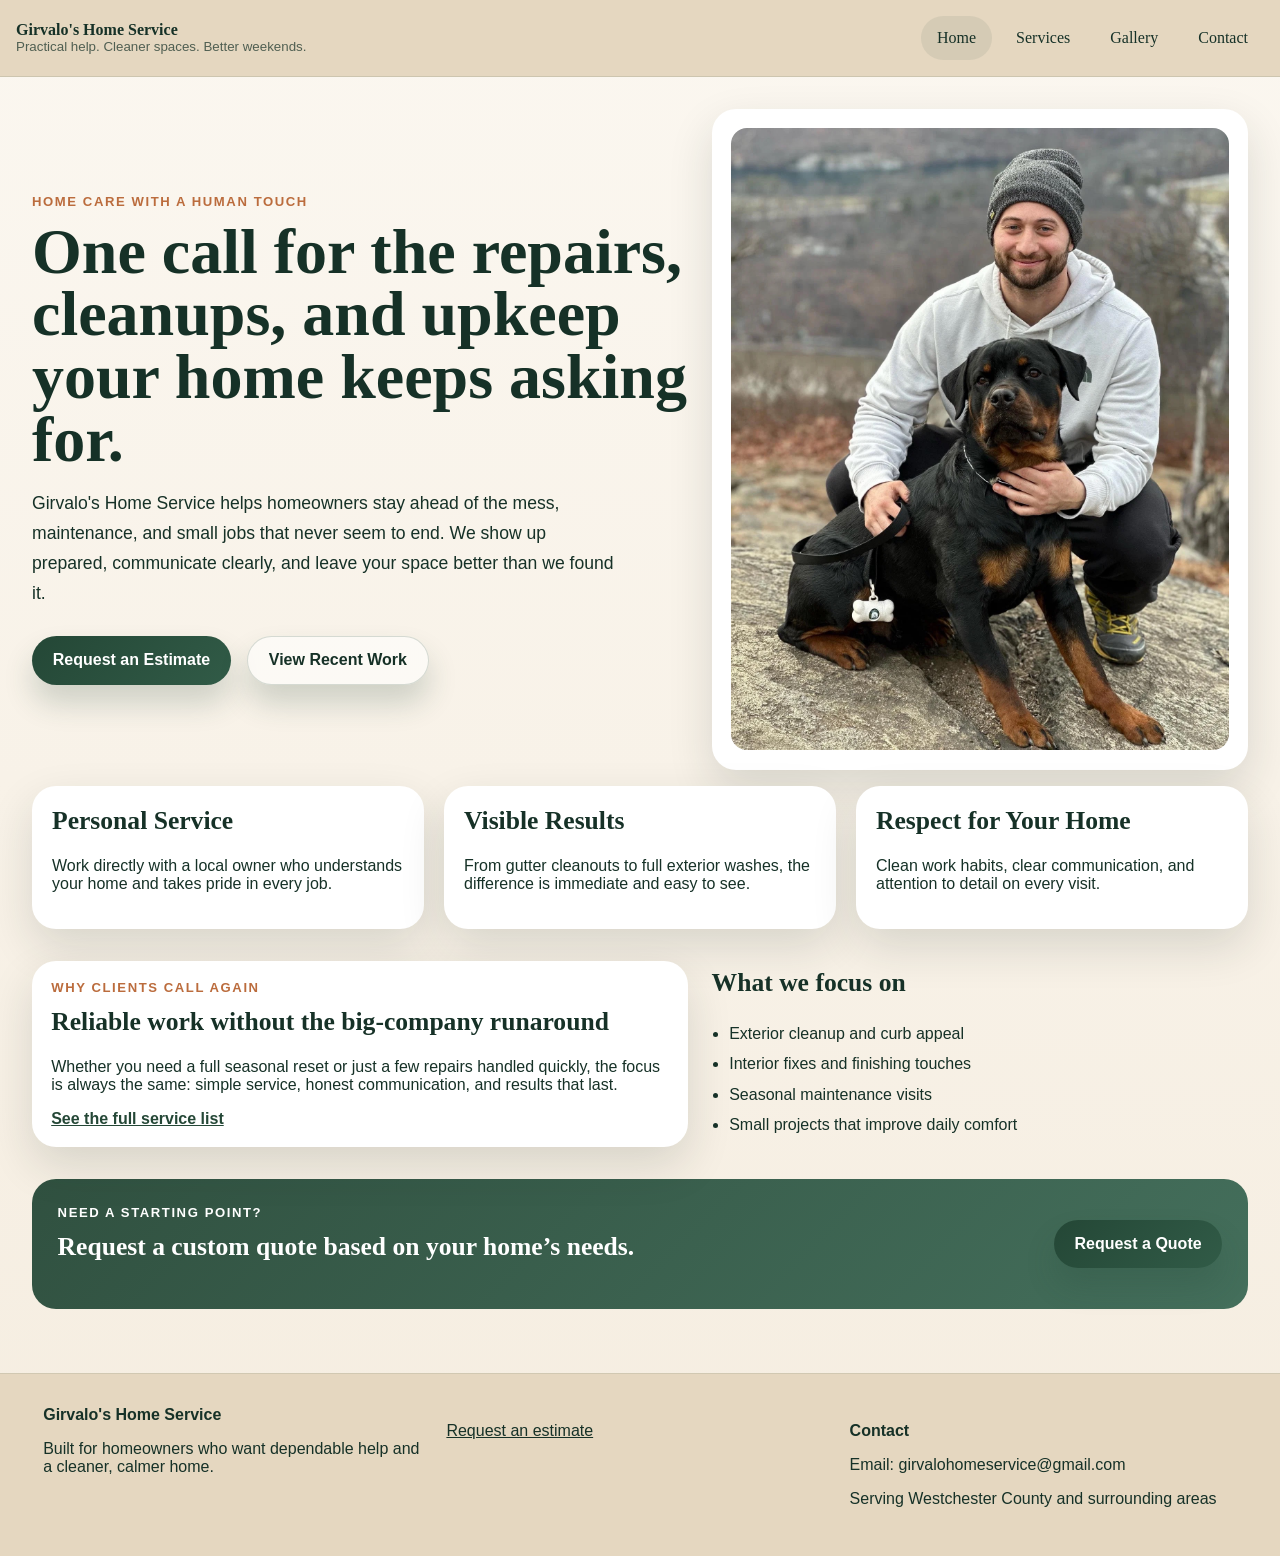
<file: index.html>
<!DOCTYPE html>
<html lang="en">
  <head>
    <meta charset="UTF-8" />
    <meta name="viewport" content="width=device-width, initial-scale=1.0" />
    <title>Girvalo's Home Service | Reliable Help for Busy Homeowners</title>
    <link rel="stylesheet" href="css/main.css" />
    <link rel="stylesheet" href="css/nav.css" />
    <link rel="stylesheet" href="css/styles.css" />

    <script defer src="js/nav.js"></script>
  </head>
  <body>
    <header class="site-header">
      <div class="nav-shell">
        <a class="brand" href="index.html">
          <span>
            <strong>Girvalo's Home Service</strong>
            <small>Practical help. Cleaner spaces. Better weekends.</small>
          </span>
        </a>

        <!-- Hamburger Button -->
        <button
          class="menu-toggle"
          type="button"
          aria-expanded="false"
          aria-controls="site-nav"
          aria-label="Toggle navigation"
        >
          ☰
        </button>

        <!-- Navigation -->
        <nav id="site-nav" class="site-nav" aria-label="Main navigation">
          <a class="active" href="index.html">Home</a>
          <a href="services.html">Services</a>
          <a href="gallery.html">Gallery</a>
          <a href="contact.html">Contact</a>
        </nav>
      </div>
    </header>

    <main>
      <section class="hero">
        <div class="hero-grid">
          <div>
            <p class="eyebrow">Home care with a human touch</p>
            <h1>
              One call for the repairs, cleanups, and upkeep your home keeps
              asking for.
            </h1>
            <p class="lead">
              Girvalo's Home Service helps homeowners stay ahead of the mess,
              maintenance, and small jobs that never seem to end. We show up
              prepared, communicate clearly, and leave your space better than we
              found it.
            </p>
            <div class="cta-row">
              <a class="button" href="contact.html">Request an Estimate</a>
              <a class="button button-alternate" href="gallery.html">
                View Recent Work
              </a>
            </div>
          </div>

          <div class="hero-art card photo-frame">
            <img
              src="images/girvalo.jpeg"
              alt="Owner of Girvalo's Home Service with his dog"
            />
          </div>
        </div>
      </section>

      <section class="feature-strip">
        <article class="info-card">
          <h2>Personal Service</h2>
          <p>
            Work directly with a local owner who understands your home and takes
            pride in every job.
          </p>
        </article>

        <article class="info-card">
          <h2>Visible Results</h2>
          <p>
            From gutter cleanouts to full exterior washes, the difference is
            immediate and easy to see.
          </p>
        </article>

        <article class="info-card">
          <h2>Respect for Your Home</h2>
          <p>
            Clean work habits, clear communication, and attention to detail on
            every visit.
          </p>
        </article>
      </section>

      <section class="split-section">
        <div class="card accent-card">
          <p class="eyebrow">Why clients call again</p>
          <h2>Reliable work without the big-company runaround</h2>
          <p>
            Whether you need a full seasonal reset or just a few repairs handled
            quickly, the focus is always the same: simple service, honest
            communication, and results that last.
          </p>
          <a class="text-link" href="services.html">
            See the full service list
          </a>
        </div>

        <div class="checklist">
          <h2>What we focus on</h2>
          <ul>
            <li>Exterior cleanup and curb appeal</li>
            <li>Interior fixes and finishing touches</li>
            <li>Seasonal maintenance visits</li>
            <li>Small projects that improve daily comfort</li>
          </ul>
        </div>
      </section>

      <section class="banner">
        <div>
          <p class="eyebrow">Need a starting point?</p>
          <h2>
            Request a custom quote based on your home’s needs.
          </h2>
        </div>
        <a class="button" href="contact.html">Request a Quote</a>
      </section>
    </main>

    <footer class="site-footer">
      <div class="footer-grid">
        <div>
          <strong>Girvalo's Home Service</strong>
          <p>
            Built for homeowners who want dependable help and a cleaner, calmer
            home.
          </p>
        </div>

        <div>
          <p><a href="contact.html">Request an estimate</a></p>
        </div>

        <div>
          <p><strong>Contact</strong></p>
          <p>Email: girvalohomeservice@gmail.com</p>
          <p>Serving Westchester County and surrounding areas</p>
        </div>
      </div>
    </footer>
  </body>
</html>
</file>
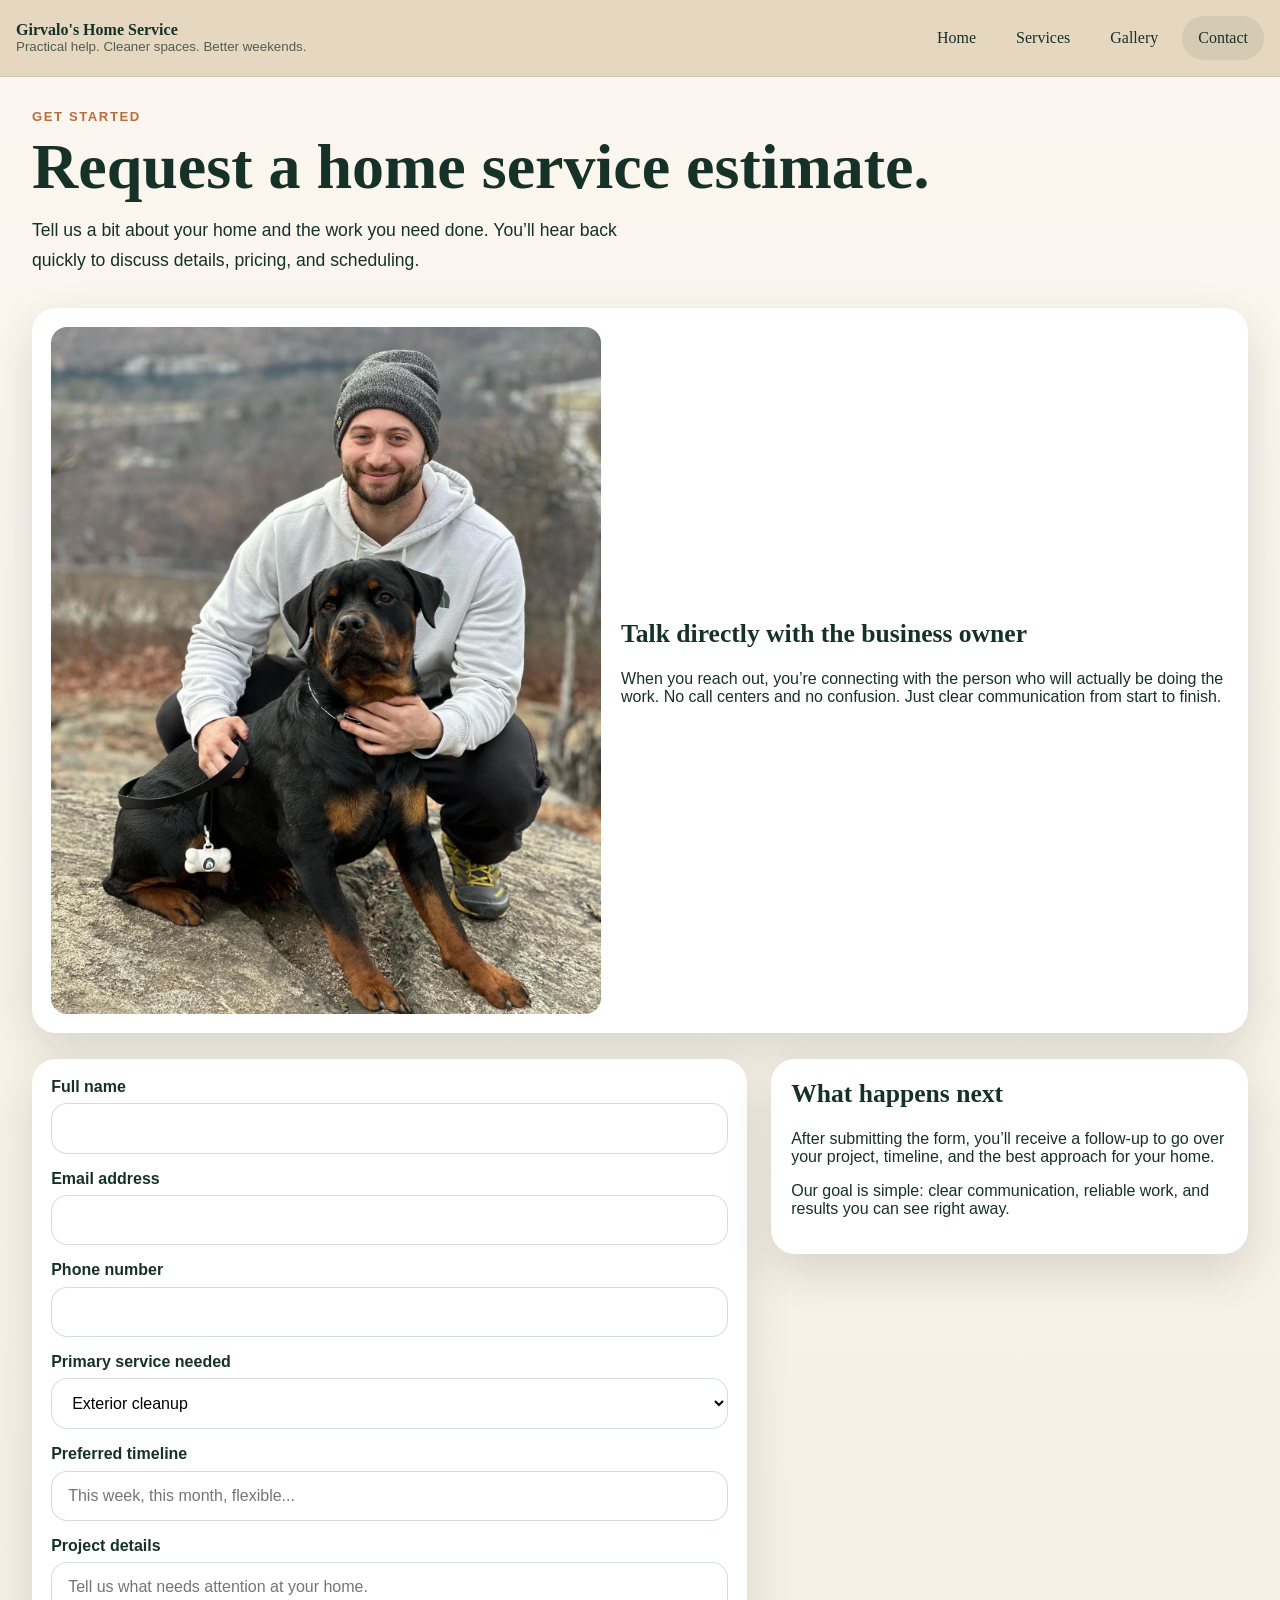
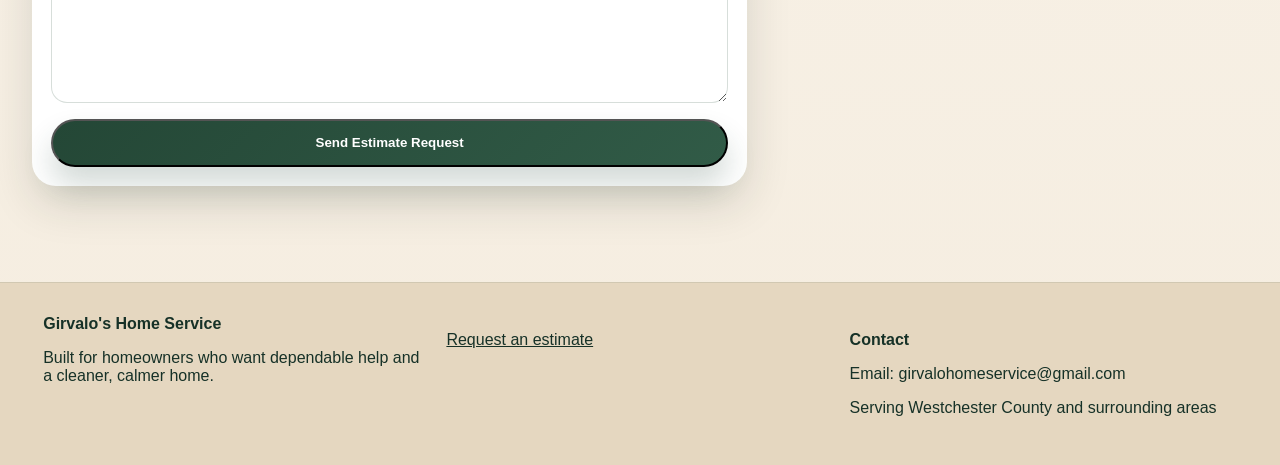
<file: contact.html>
<!DOCTYPE html>
<html lang="en">
  <head>
    <meta charset="UTF-8" />
    <meta name="viewport" content="width=device-width, initial-scale=1.0" />
    <title>Contact | Girvalo's Home Service</title>

    <link rel="stylesheet" href="css/main.css" />
    <link rel="stylesheet" href="css/nav.css" />
    <link rel="stylesheet" href="css/styles.css" />

    <script defer src="js/nav.js"></script>
  </head>
  <body>
    <header class="site-header">
      <div class="nav-shell">
        <a class="brand" href="index.html">
          <span>
            <strong>Girvalo's Home Service</strong>
            <small>Practical help. Cleaner spaces. Better weekends.</small>
          </span>
        </a>

        <!-- Hamburger Button -->
        <button
          class="menu-toggle"
          type="button"
          aria-expanded="false"
          aria-controls="site-nav"
          aria-label="Toggle navigation"
        >
          ☰
        </button>

        <!-- Navigation -->
        <nav id="site-nav" class="site-nav" aria-label="Main navigation">
          <a href="index.html">Home</a>
          <a href="services.html">Services</a>
          <a href="gallery.html">Gallery</a>
          <a class="active" href="contact.html">Contact</a>
        </nav>
      </div>
    </header>

    <main class="">
      <section class="page-intro">
        <p class="eyebrow">Get started</p>
        <h1>Request a home service estimate.</h1>
        <p class="lead">
          Tell us a bit about your home and the work you need done. You’ll hear
          back quickly to discuss details, pricing, and scheduling.
        </p>
      </section>

      <section class="photo-banner card">
        <img src="images/girvalo.jpeg" alt="Owner of Girvalo's Home Service" />
        <div>
          <h2>Talk directly with the business owner</h2>
          <p>
            When you reach out, you’re connecting with the person who will
            actually be doing the work. No call centers and no confusion. Just
            clear communication from start to finish.
          </p>
        </div>
      </section>

      <section class="contact-layout">
        <form class="estimate-form card" action="thank-you.html" method="get">
          <div class="form-row">
            <label for="name">Full name</label>
            <input id="name" name="name" type="text" required />
          </div>

          <div class="form-row">
            <label for="email">Email address</label>
            <input id="email" name="email" type="email" required />
          </div>

          <div class="form-row">
            <label for="phone">Phone number</label>
            <input id="phone" name="phone" type="tel" />
          </div>

          <div class="form-row">
            <label for="service">Primary service needed</label>
            <select id="service" name="service">
              <option>Exterior cleanup</option>
              <option>Pressure washing</option>
              <option>Painting touch-ups</option>
              <option>Small repairs</option>
              <option>Seasonal maintenance</option>
              <option>Custom project</option>
            </select>
          </div>

          <div class="form-row">
            <label for="timeline">Preferred timeline</label>
            <input
              id="timeline"
              name="timeline"
              type="text"
              placeholder="This week, this month, flexible..."
            />
          </div>

          <div class="form-row">
            <label for="details">Project details</label>
            <textarea
              id="details"
              name="details"
              rows="6"
              placeholder="Tell us what needs attention at your home."
            ></textarea>
          </div>

          <button class="button" type="submit">Send Estimate Request</button>
        </form>

        <aside class="info-card contact-side">
          <h2>What happens next</h2>
          <p>
            After submitting the form, you’ll receive a follow-up to go over
            your project, timeline, and the best approach for your home.
          </p>
          <p>
            Our goal is simple: clear communication, reliable work, and results
            you can see right away.
          </p>
        </aside>
      </section>
    </main>

    <footer class="site-footer">
      <div class="footer-grid">
        <div>
          <strong>Girvalo's Home Service</strong>
          <p>
            Built for homeowners who want dependable help and a cleaner, calmer
            home.
          </p>
        </div>

        <div>
          <p><a href="contact.html">Request an estimate</a></p>
        </div>

        <div>
          <p><strong>Contact</strong></p>
          <p>Email: girvalohomeservice@gmail.com</p>
          <p>Serving Westchester County and surrounding areas</p>
        </div>
      </div>
    </footer>
  </body>
</html>
</file>
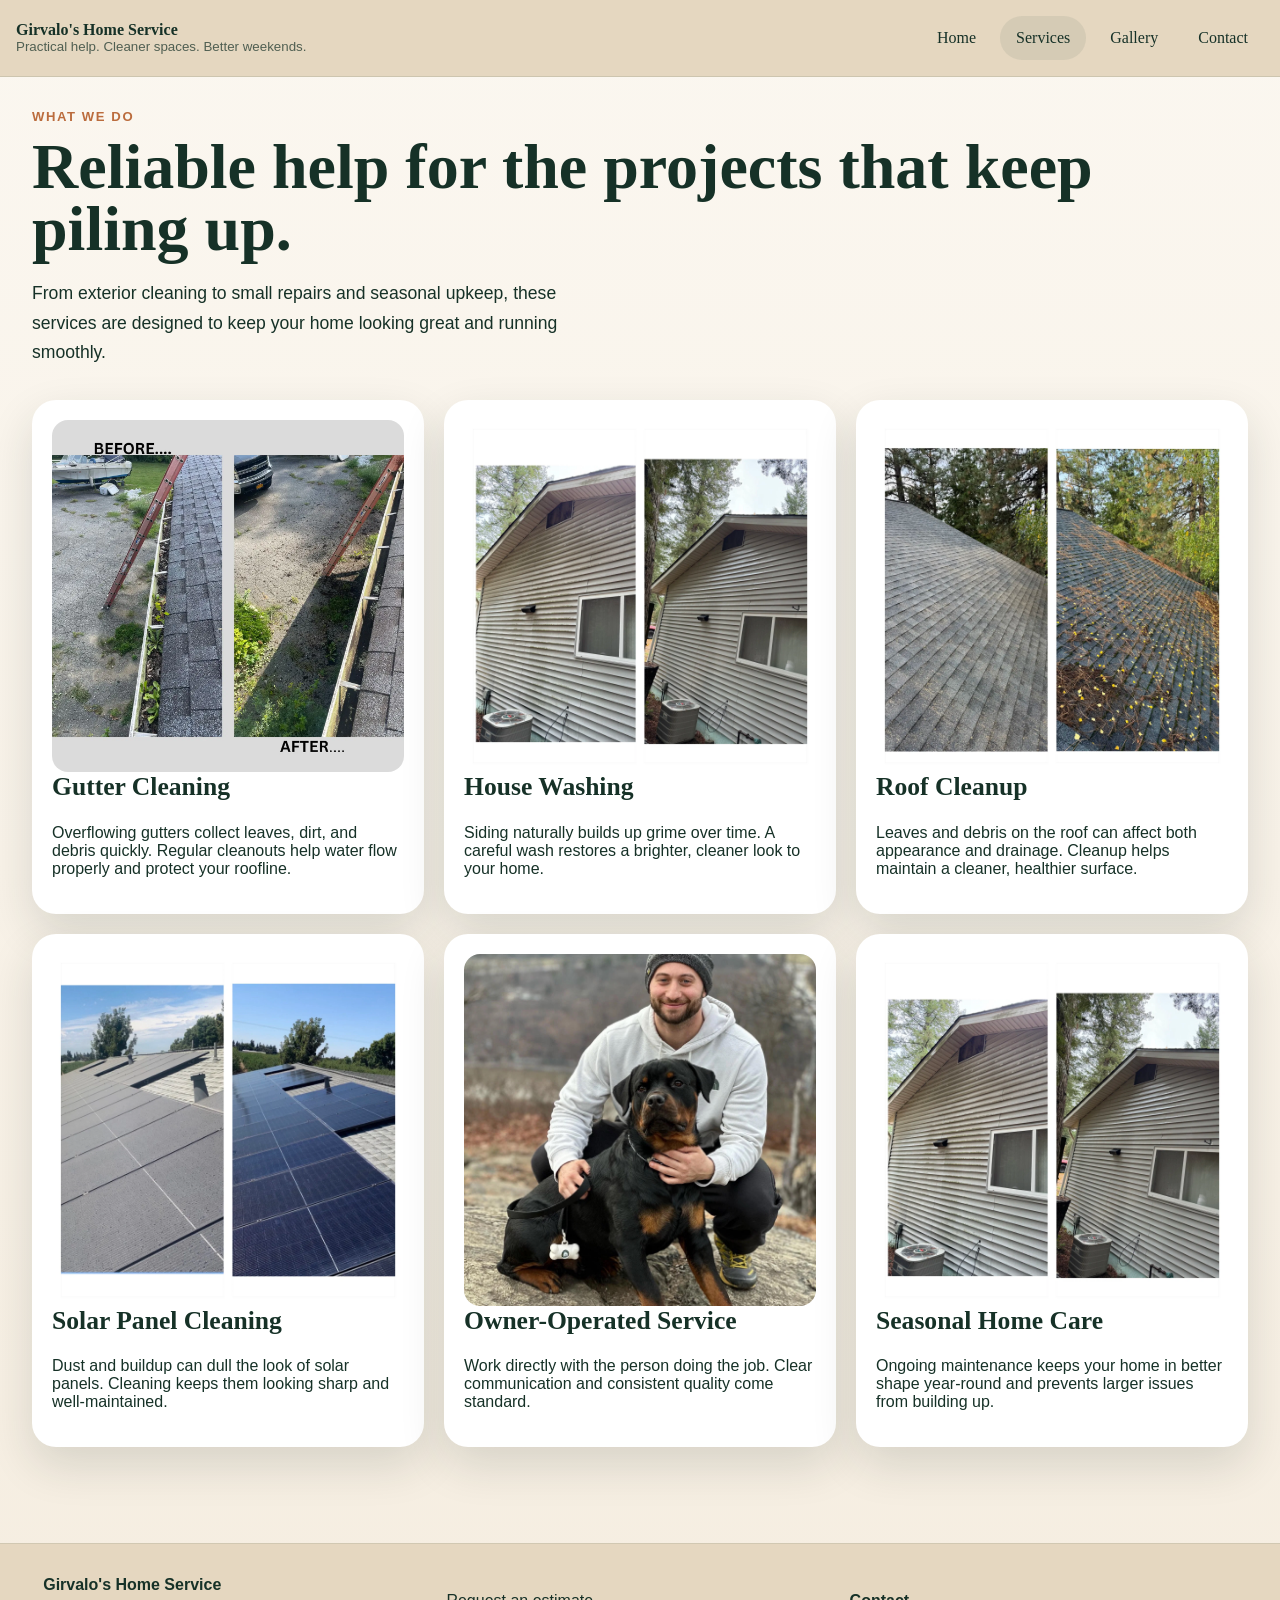
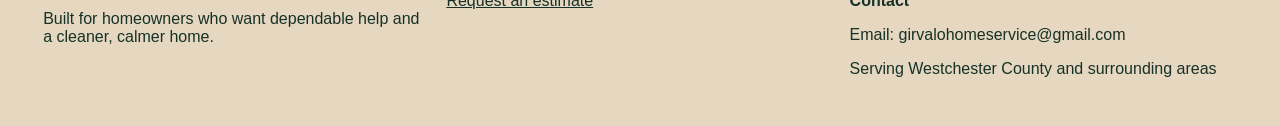
<file: services.html>
<!DOCTYPE html>
<html lang="en">
  <head>
    <meta charset="UTF-8" />
    <meta name="viewport" content="width=device-width, initial-scale=1.0" />
    <title>Services | Girvalo's Home Service</title>

    <link rel="stylesheet" href="css/main.css" />
    <link rel="stylesheet" href="css/nav.css" />
    <link rel="stylesheet" href="css/styles.css" />

    <script defer src="js/nav.js"></script>
  </head>
  <body>
    <header class="site-header">
      <div class="nav-shell">
        <a class="brand" href="index.html">
          <span>
            <strong>Girvalo's Home Service</strong>
            <small>Practical help. Cleaner spaces. Better weekends.</small>
          </span>
        </a>

        <!-- Hamburger Button -->
        <button
          class="menu-toggle"
          type="button"
          aria-expanded="false"
          aria-controls="site-nav"
          aria-label="Toggle navigation"
        >
          ☰
        </button>

        <!-- Navigation -->
        <nav id="site-nav" class="site-nav" aria-label="Main navigation">
          <a href="index.html">Home</a>
          <a class="active" href="services.html">Services</a>
          <a href="gallery.html">Gallery</a>
          <a href="contact.html">Contact</a>
        </nav>
      </div>
    </header>

    <main class="">
      <section class="page-intro">
        <p class="eyebrow">What we do</p>
        <h1>Reliable help for the projects that keep piling up.</h1>
        <p class="lead">
          From exterior cleaning to small repairs and seasonal upkeep, these
          services are designed to keep your home looking great and running
          smoothly.
        </p>
      </section>

      <section class="service-grid">
        <article class="service-card">
          <img
            src="images/gutter.jpeg"
            alt="Before and after gutter cleaning photo"
          />
          <h2>Gutter Cleaning</h2>
          <p>
            Overflowing gutters collect leaves, dirt, and debris quickly.
            Regular cleanouts help water flow properly and protect your
            roofline.
          </p>
        </article>

        <article class="service-card">
          <img
            src="images/house_washing.jpeg"
            alt="Before and after house washing photo"
          />
          <h2>House Washing</h2>
          <p>
            Siding naturally builds up grime over time. A careful wash restores
            a brighter, cleaner look to your home.
          </p>
        </article>

        <article class="service-card">
          <img
            src="images/roof.jpeg"
            alt="Before and after roof cleanup photo"
          />
          <h2>Roof Cleanup</h2>
          <p>
            Leaves and debris on the roof can affect both appearance and
            drainage. Cleanup helps maintain a cleaner, healthier surface.
          </p>
        </article>

        <article class="service-card">
          <img
            src="images/solar.jpeg"
            alt="Before and after solar panel cleaning photo"
          />
          <h2>Solar Panel Cleaning</h2>
          <p>
            Dust and buildup can dull the look of solar panels. Cleaning keeps
            them looking sharp and well-maintained.
          </p>
        </article>

        <article class="service-card">
          <img
            src="images/girvalo.jpeg"
            alt="Owner of Girvalo's Home Service"
          />
          <h2>Owner-Operated Service</h2>
          <p>
            Work directly with the person doing the job. Clear communication and
            consistent quality come standard.
          </p>
        </article>

        <article class="service-card">
          <img
            src="images/house_washing.jpeg"
            alt="Freshly washed house exterior"
          />
          <h2>Seasonal Home Care</h2>
          <p>
            Ongoing maintenance keeps your home in better shape year-round and
            prevents larger issues from building up.
          </p>
        </article>
      </section>
    </main>

    <footer class="site-footer">
      <div class="footer-grid">
        <div>
          <strong>Girvalo's Home Service</strong>
          <p>
            Built for homeowners who want dependable help and a cleaner, calmer
            home.
          </p>
        </div>

        <div>
          <p><a href="contact.html">Request an estimate</a></p>
        </div>

        <div>
          <p><strong>Contact</strong></p>
          <p>Email: girvalohomeservice@gmail.com</p>
          <p>Serving Westchester County and surrounding areas</p>
        </div>
      </div>
    </footer>
  </body>
</html>
</file>
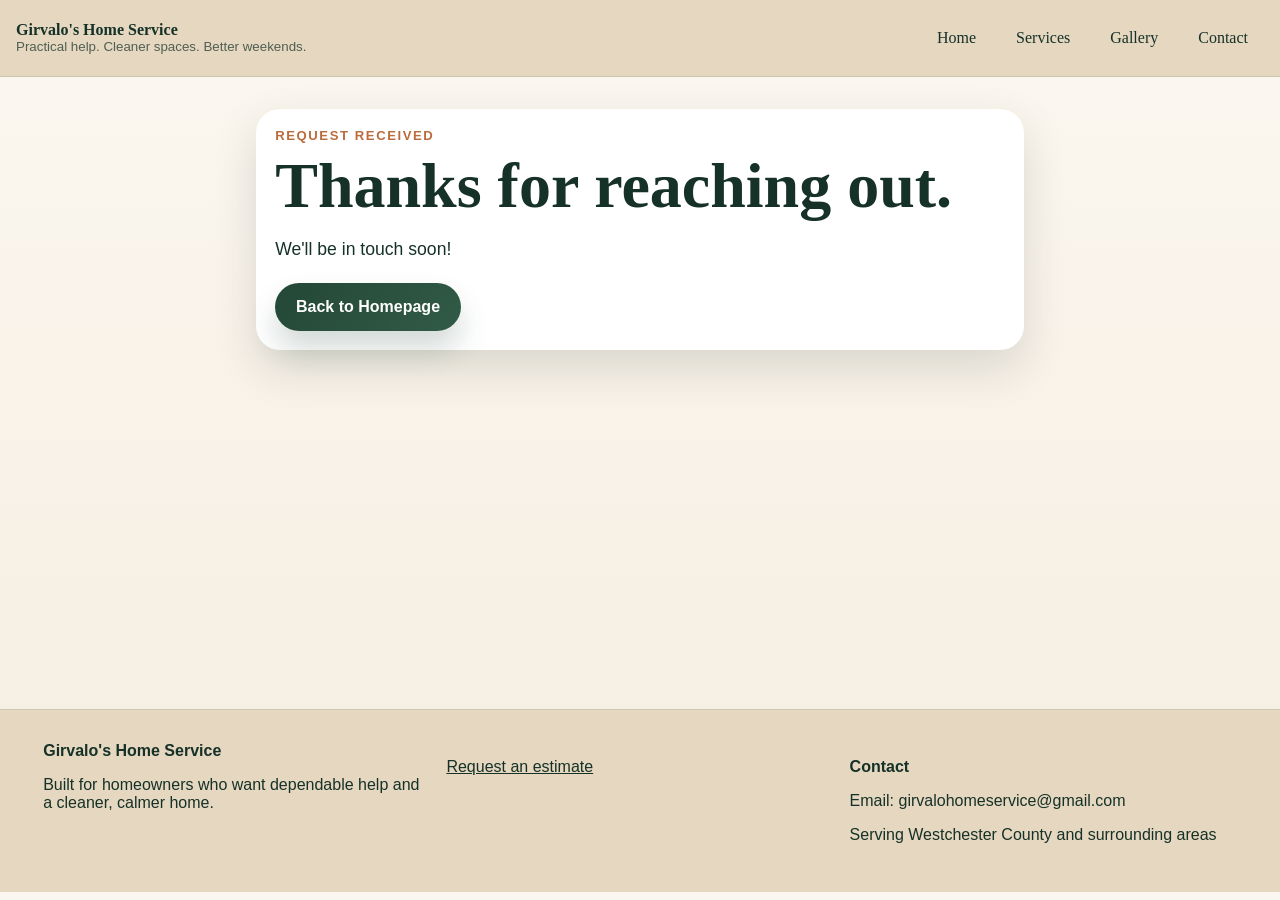
<file: thank-you.html>
<!DOCTYPE html>
<html lang="en">
  <head>
    <meta charset="UTF-8" />
    <meta name="viewport" content="width=device-width, initial-scale=1.0" />
    <title>Thank You | Girvalo's Home Service</title>

    <link rel="stylesheet" href="css/main.css" />
    <link rel="stylesheet" href="css/nav.css" />
    <link rel="stylesheet" href="css/styles.css" />

    <script defer src="js/nav.js"></script>

    <style>
      main {
        min-height: calc(
          100vh - 300px
        ); /* attempting to guess size of footer */
      }
    </style>
  </head>
  <body>
    <header class="site-header">
      <div class="nav-shell">
        <a class="brand" href="index.html">
          <span>
            <strong>Girvalo's Home Service</strong>
            <small>Practical help. Cleaner spaces. Better weekends.</small>
          </span>
        </a>

        <!-- Hamburger Button -->
        <button
          class="menu-toggle"
          type="button"
          aria-expanded="false"
          aria-controls="site-nav"
          aria-label="Toggle navigation"
        >
          ☰
        </button>

        <!-- Navigation -->
        <nav id="site-nav" class="site-nav" aria-label="Main navigation">
          <a href="index.html">Home</a>
          <a href="services.html">Services</a>
          <a href="gallery.html">Gallery</a>
          <a href="contact.html">Contact</a>
        </nav>
      </div>
    </header>

    <main class="">
      <section class="card thank-you-card">
        <p class="eyebrow">Request received</p>
        <h1>Thanks for reaching out.</h1>

        <p class="lead">We'll be in touch soon!</p>

        <a class="button" href="index.html">Back to Homepage</a>
      </section>
    </main>

    <footer class="site-footer">
      <div class="footer-grid">
        <div>
          <strong>Girvalo's Home Service</strong>
          <p>
            Built for homeowners who want dependable help and a cleaner, calmer
            home.
          </p>
        </div>

        <div>
          <p><a href="contact.html">Request an estimate</a></p>
        </div>

        <div>
          <p><strong>Contact</strong></p>
          <p>Email: girvalohomeservice@gmail.com</p>
          <p>Serving Westchester County and surrounding areas</p>
        </div>
      </div>
    </footer>
  </body>
</html>
</file>
<file: css/main.css>
:root {
    --ink: #163127;
    --forest: #244736;
    --sage: #a7c4ab;
    --moss: #6e8f75;
    --cream: #f6f0e5;
    --sand: #e5d7c0;
    --copper: #bb6c3d;
    --shadow: rgba(26, 46, 37, 0.14);
    --radius: 24px;
    --radius-sm: 16px;
    --max: 1180px; 
  }
  
  * {
    box-sizing: border-box;
  }
  
  html {
    scroll-behavior: smooth;
  }
  
  body {
    margin: 0;
    font-family: "Avenir Next", "Trebuchet MS", sans-serif;
    color: var(--ink);
    background:
      linear-gradient(180deg, #fbf7f0 0%, #f5ede0 100%);
  }
  
  main{
    /* width: min(calc(100% - 2rem), var(--max)); take the smaller of thest wo values 
    margin: 0 auto; */
  
    padding: 2rem;
    margin-bottom: 2rem;
  }

  section{
    margin-bottom: 2rem;
  }
  
  img {
    display: block;
    max-width: 100%;
  }
  
  a {
    color: inherit;
  }
  

  h1 {
    margin: 0;
    font-size: clamp(2.4rem, 5vw, 4.6rem);
    line-height: 0.98;
  }
  
  h2 {
    margin-top: 0;
    font-size: clamp(1.5rem, 2vw, 2.1rem);
  }

  .eyebrow {
    margin: 0 0 0.75rem;
    text-transform: uppercase;
    letter-spacing: 0.12em;
    color: var(--copper);
    font-size: 0.82rem;
    font-weight: 700;
  }
  

  
  .lead {
    font-size: 1.1rem;
    line-height: 1.7;
    max-width: 60ch;
  }
  
  .button,
  .button-ghost {
    display: inline-flex;
    align-items: center;
    justify-content: center;
    gap: 0.5rem;
    min-height: 3rem;
    padding: 0.9rem 1.3rem;
    border-radius: 999px;
    text-decoration: none;
    font-weight: 700;
  }
  
  .button {
    color: white;
    background: linear-gradient(135deg, var(--forest), #315b47);
    box-shadow: 0 18px 30px rgba(36, 71, 54, 0.2);
  }
  
  .button-alternate {
    border: 1px solid rgba(36, 71, 54, 0.18);
    background: rgba(255, 255, 255, 0.55);
    color: var(--ink);
  }

  .text-link {
    font-weight: 700;
    color: var(--forest);
  }

  .site-footer {
    padding: 2rem 2.7rem;
    background: var(--sand);
    border-top: 1px solid rgba(36, 71, 54, 0.1);
  }
  
  .footer-grid {
    display: grid;
    grid-template-columns: repeat(3, 1fr);
    gap: 1rem;
  }
</file>
<file: css/nav.css>
header{
    padding: 0 1rem;
    background-color: var(--sand);

    

}
.site-header {
    position: sticky;
    top: 0;
    z-index: 10;
    background-color: var(--sand);

    border-bottom: 1px solid rgba(36, 71, 54, 0.12);

  }
  
  .nav-shell {
    display: flex;
    align-items: center;
    justify-content: space-between;
    padding: 1rem 0;
  }
  
  .brand {
    display: inline-flex;
    align-items: center;
    gap: 0.85rem;
    text-decoration: none;
  }
  
  .brand strong,
  .site-nav a,
  h1,
  h2,
  caption {
    font-family: "Palatino Linotype", "Book Antiqua", serif;
  }
  
  .brand small {
    display: block;
    color: rgba(22, 49, 39, 0.72);
  }
  
  
  .site-nav {
    display: flex;
    gap: 0.5rem;
  }
  
  .site-nav a,
  .menu-toggle {
    border: 0;
    border-radius: 999px;
    padding: 0.8rem 1rem;
    text-decoration: none;
    background: transparent;
    color: var(--ink);
    cursor: pointer;
  }
  
  .site-nav a:hover,
  .site-nav a.active,
  .menu-toggle:hover {
    background: rgba(36, 71, 54, 0.08);
  }
  
  .menu-toggle {
    display: none;
  }

  @media (max-width: 1020px){ /* smaller screens */
    .menu-toggle {
      display: inline-flex;
      font-size: 2rem;
    }
  
    .site-nav {
      display: none;
      position: absolute;
      top: calc(100% + 0rem);
      left: 0rem;
      right: 0rem;
      padding: 0.7rem;
      border-radius: 1.2rem;
      background: rgba(246, 240, 229, 0.98);
      box-shadow: 0 18px 45px var(--shadow);
    }
  
    .site-nav.open {
      display: flex;
      flex-direction: column;
    }
  
    .nav-shell {
      position: relative;
      flex-wrap: wrap;
    }
    
  }
</file>
<file: css/styles.css>
.hero-grid,
.split-section,
.banner,
.contact-layout {
  display: grid;
  gap: 1.5rem;
}

.hero-grid,
.split-section {
  grid-template-columns: 1.1fr 0.9fr;
  align-items: center;
}


.cta-row {
  display: flex;
  flex-wrap: wrap;
  gap: 1rem;
  margin-top: 1.7rem;
}

.card,
.info-card,
.service-card,
.gallery-card {
  border-radius: var(--radius);
  background: white;
  box-shadow: 0 18px 45px var(--shadow);
}

.hero-art,
.accent-card,
.thank-you-card,
.estimate-form {
  padding: 1.2rem;
}

.feature-strip,
.service-grid,
.gallery-grid {
  display: grid;
  gap: 1.25rem;
}

.feature-strip {
  grid-template-columns: repeat(3, 1fr);
  margin-top: -1rem;
}

.info-card,
.service-card,
.gallery-card {
  padding: 1.25rem;
}

.text-link {
  font-weight: 700;
  color: var(--forest);
}

.checklist ul {
  margin: 0;
  padding-left: 1.1rem;
  line-height: 1.9;
}

.banner {
  grid-template-columns: 1fr auto;
  align-items: center;
  padding: 1.6rem;
  margin: 2rem 0 0;
  border-radius: var(--radius);
  background: linear-gradient(135deg, rgba(36, 71, 54, 0.94), rgba(53, 100, 80, 0.92));
  color: white;
}

.banner h2,
.banner .eyebrow {
  color: inherit;
}

.page-intro {
  margin-bottom: 2rem;
}

.service-grid {
  grid-template-columns: repeat(3, 1fr);
}

.service-card img,
.gallery-card img {
  width: 100%;
  border-radius: var(--radius-sm);
  aspect-ratio: 1 / 1;
  object-fit: cover;
}

.photo-frame img,
.photo-banner img,
.thank-you-photo {
  width: 100%;
  border-radius: var(--radius-sm);
  object-fit: cover;
}

.photo-frame img {
  aspect-ratio: 4 / 5;
}

.gallery-grid {
  grid-template-columns: repeat(3, 1fr);
}



.photo-banner {
  display: grid;
  grid-template-columns: 0.95fr 1.05fr;
  gap: 1.25rem;
  padding: 1.2rem;
  align-items: center;
  margin-bottom: 1.6rem;
}



.contact-layout {
  grid-template-columns: 1.2fr 0.8fr;
  align-items: start;
}

.estimate-form {
  display: grid;
  gap: 1rem;
}

.form-row {
  display: grid;
  gap: 0.45rem;
}

label {
  font-weight: 700;
}

input,
select,
textarea {
  width: 100%;
  padding: 0.95rem 1rem;
  border: 1px solid rgba(36, 71, 54, 0.18);
  border-radius: 1rem;
  font: inherit;
  background: rgba(255, 255, 255, 0.95);
}

.thank-you-card {
  max-width: 48rem;
  margin: auto;
}

@media (max-width: 920px) { /* if screen gets small, collapse to 1 column */
  .hero-grid,
  .split-section,
  .service-grid,
  .gallery-grid,
  .feature-strip,
  .photo-banner,
  .contact-layout,
  .footer-grid,
  .banner {
    grid-template-columns: 1fr;
  }


}
</file>
